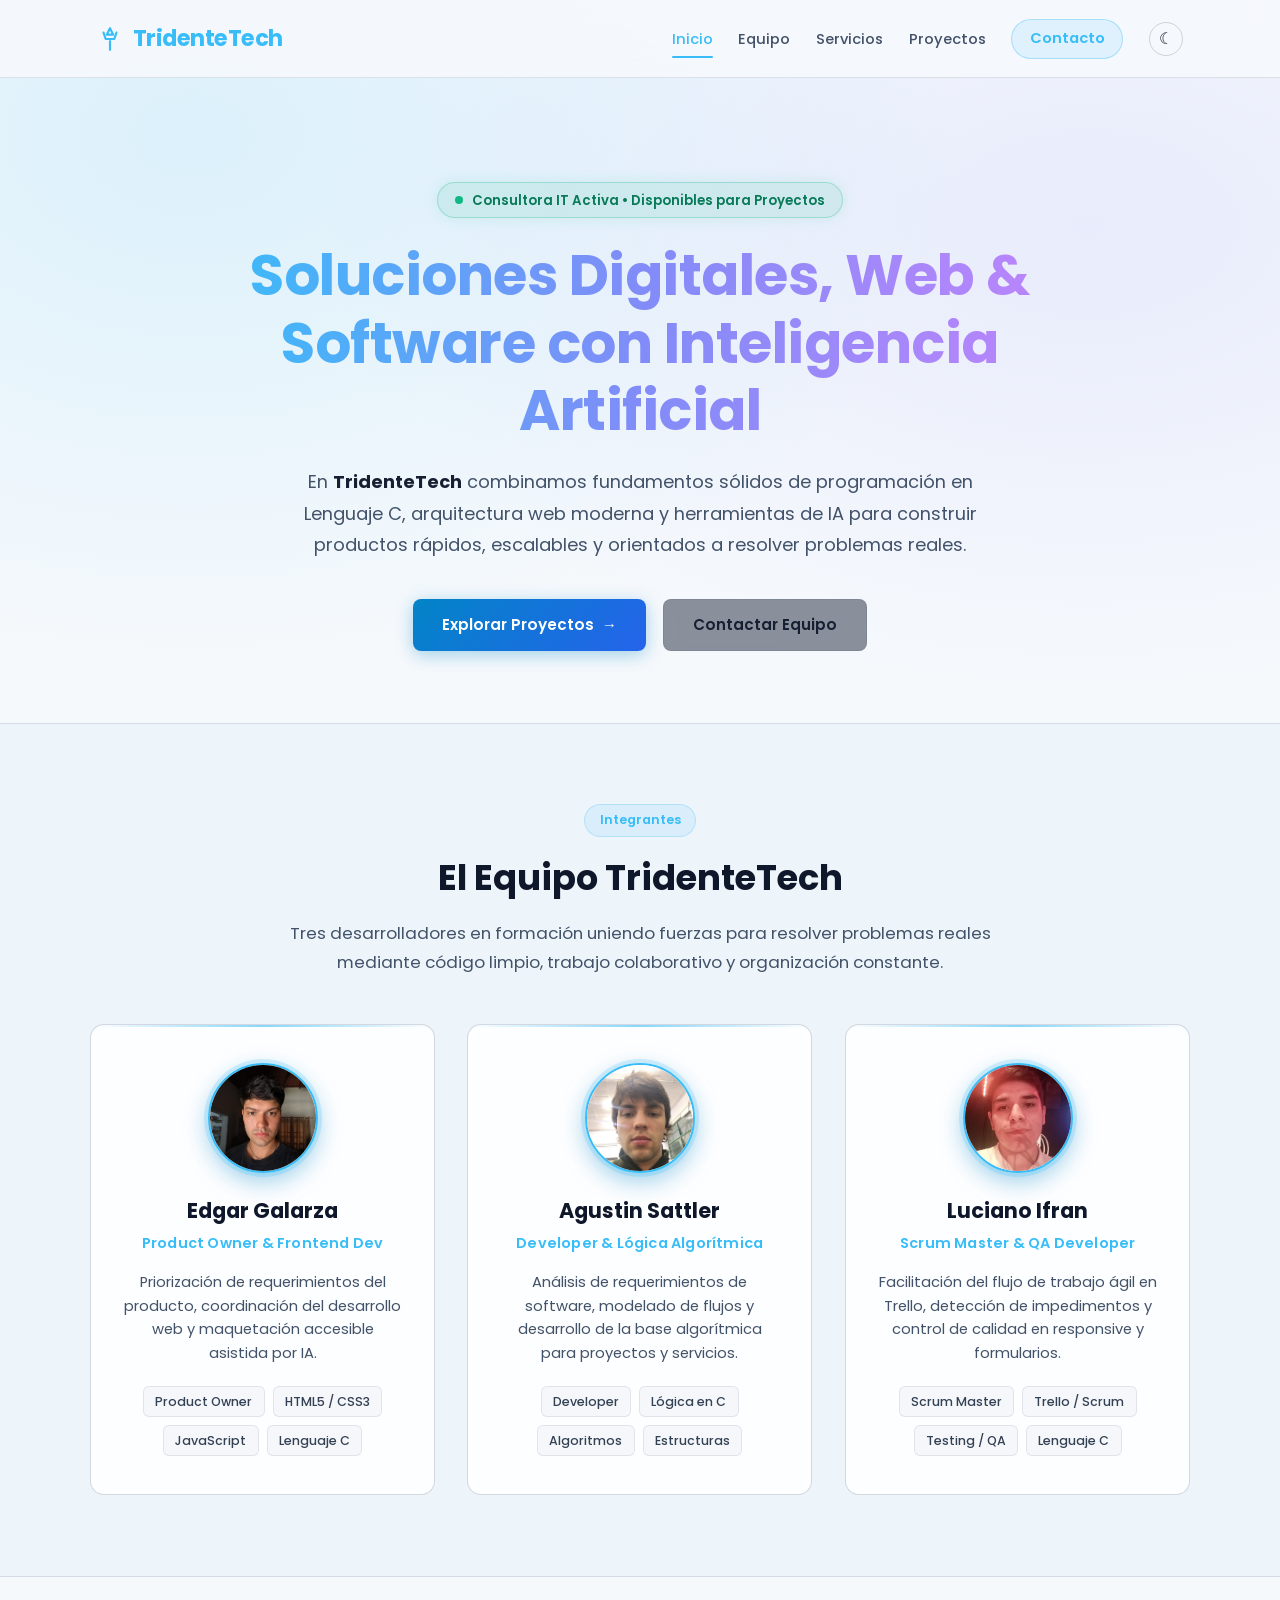
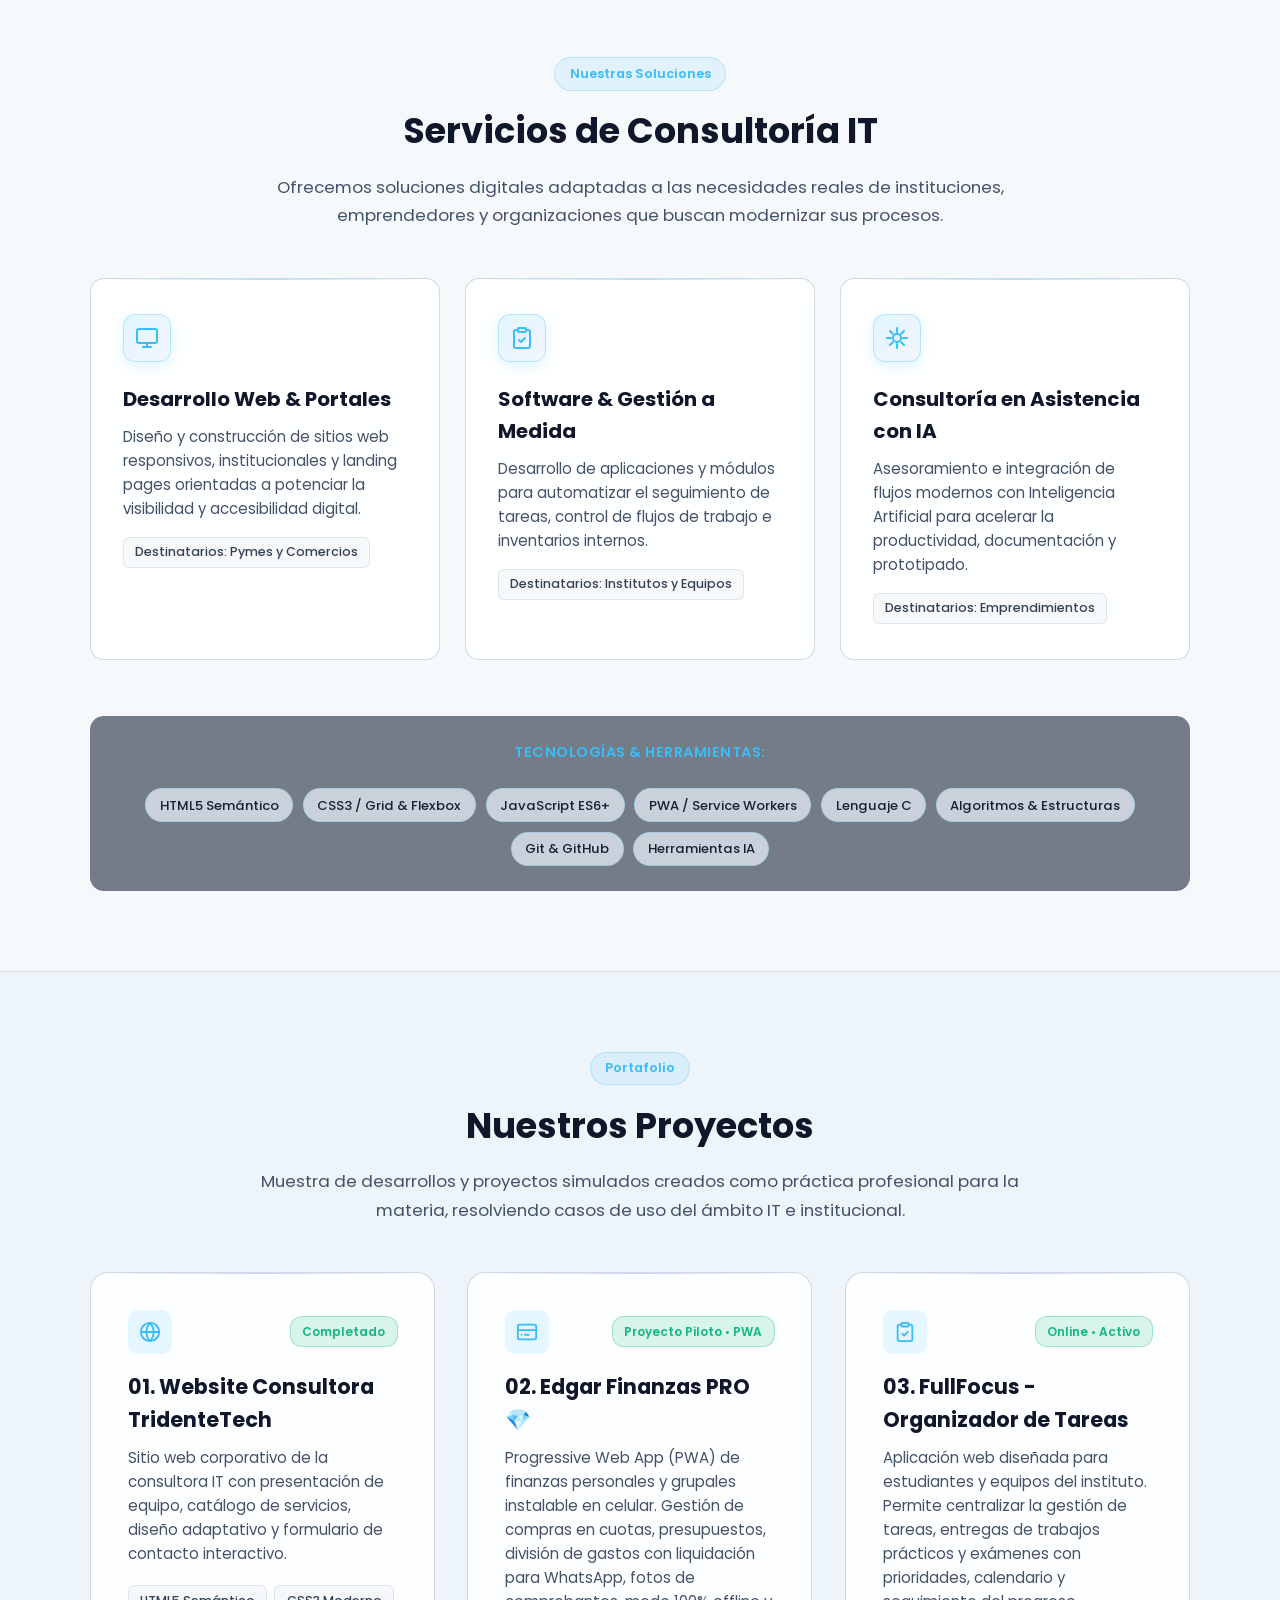
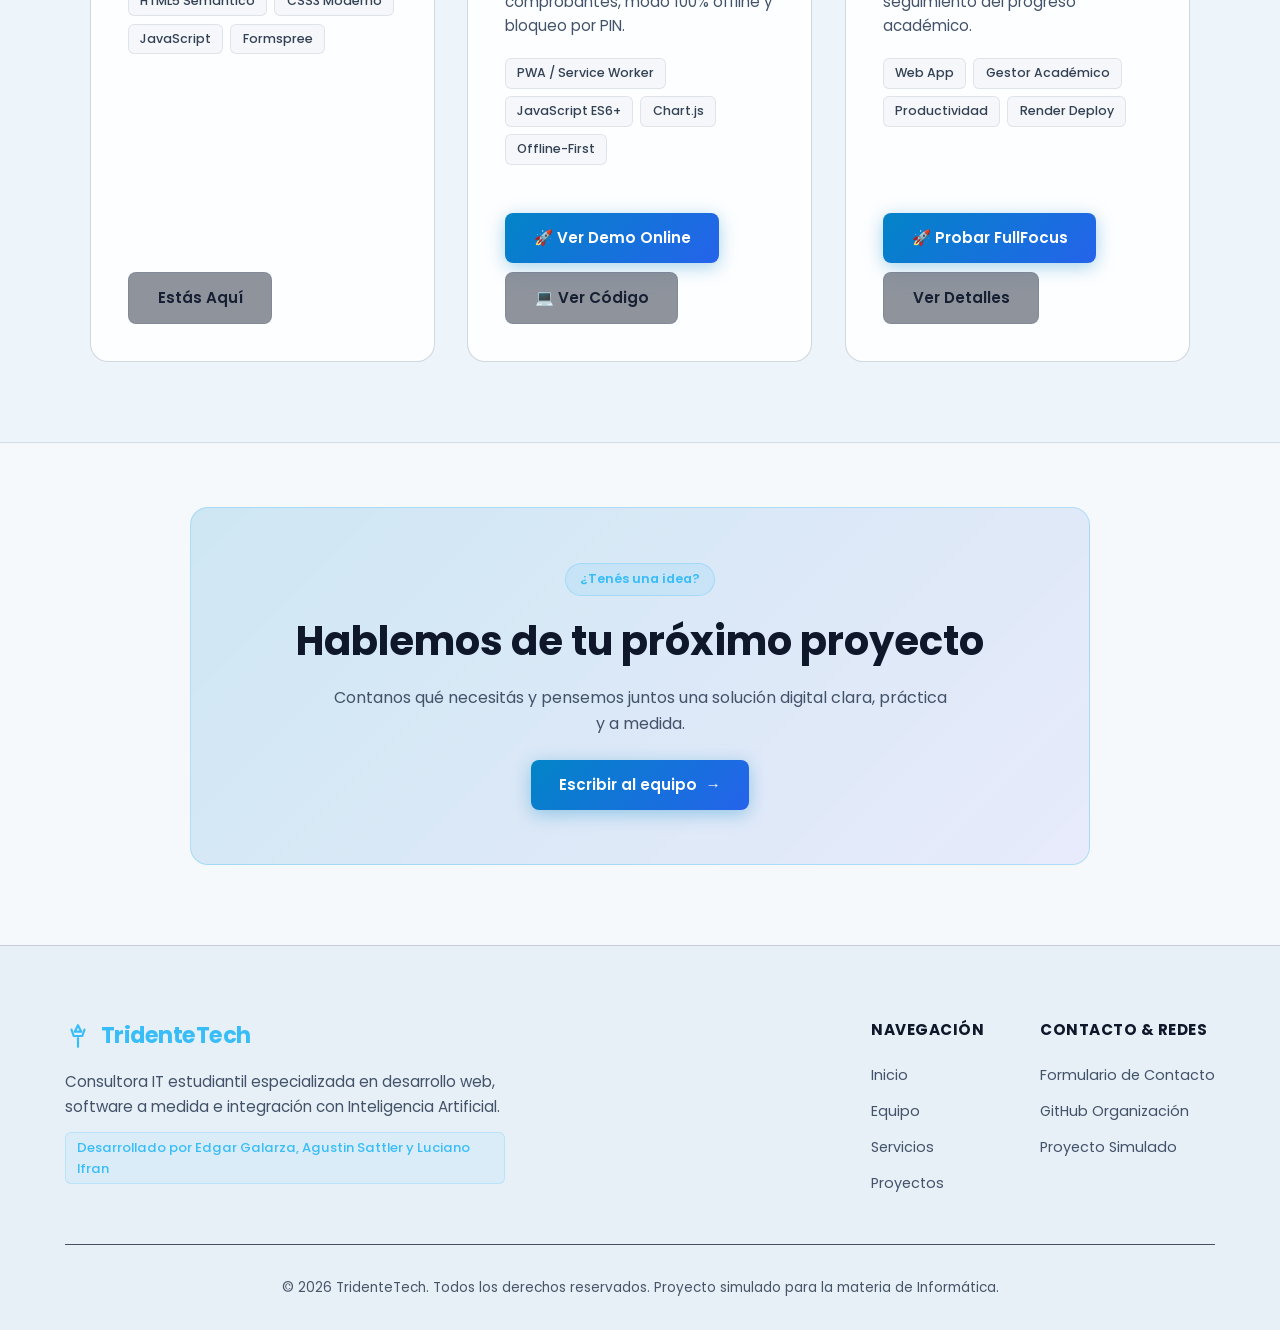
<file: index.html>
<!DOCTYPE html>
<html lang="es">
<head>
    <meta charset="UTF-8">
    <meta name="viewport" content="width=device-width, initial-scale=1.0">
    <meta name="description" content="TridenteTech - Consultora IT y desarrollo de software por Edgar Galarza, Agustin Sattler y Luciano Ifran. Soluciones web, PWA y lógica de software con IA.">
    <title>TridenteTech | Consultora IT & Desarrollo de Software</title>
    <!-- Favicon en formato SVG -->
    <link rel="icon" type="image/svg+xml" href="data:image/svg+xml,%3Csvg xmlns='http://www.w3.org/2000/svg' viewBox='0 0 24 24' fill='none' stroke='%2338bdf8' stroke-width='2' stroke-linecap='round' stroke-linejoin='round'%3E%3Cpolygon points='12 2 15 8 9 8 12 2'/%3E%3Cpath d='M6 6l2 6h8l2-6'/%3E%3Cpath d='M12 14v8'/%3E%3C/svg%3E">
    <link rel="stylesheet" href="css/styles.css">
</head>
<body>
    <a class="skip-link" href="#inicio">Saltar al contenido principal</a>

    <!-- 1. Encabezado y Navegación -->
    <header>
        <nav>
            <a href="#inicio" class="logo">
                <svg class="logo-icon" viewBox="0 0 24 24" fill="none" stroke="currentColor" stroke-width="2" stroke-linecap="round" stroke-linejoin="round" aria-hidden="true">
                    <polygon points="12 2 15 8 9 8 12 2"/>
                    <path d="M6 6l2 6h8l2-6"/>
                    <path d="M12 14v8"/>
                </svg>
                <span>TridenteTech</span>
            </a>
            <button class="menu-toggle" type="button" aria-expanded="false" aria-controls="main-menu" aria-label="Abrir menú de navegación">
                <span></span><span></span><span></span>
            </button>
            <ul id="main-menu">
                <li><a href="#inicio" class="nav-link active">Inicio</a></li>
                <li><a href="#equipo" class="nav-link">Equipo</a></li>
                <li><a href="#servicios" class="nav-link">Servicios</a></li>
                <li><a href="#proyectos" class="nav-link">Proyectos</a></li>
                <li><a href="contacto.html" class="nav-btn">Contacto</a></li>
                <li><button class="theme-toggle" type="button" aria-label="Cambiar tema" title="Cambiar tema">☀</button></li>
            </ul>
        </nav>
    </header>

    <!-- 2. Hero Section -->
    <section id="inicio">
        <div class="status-indicator-badge">
            <span class="status-pulse-dot"></span>
            <span>Consultora IT Activa • Disponibles para Proyectos</span>
        </div>
        <h1>Soluciones Digitales, Web & Software con Inteligencia Artificial</h1>
        <p>
            En <strong>TridenteTech</strong> combinamos fundamentos sólidos de programación en Lenguaje C, arquitectura web moderna y herramientas de IA para construir productos rápidos, escalables y orientados a resolver problemas reales.
        </p>
        <div class="hero-actions">
            <a href="#proyectos" class="btn">Explorar Proyectos <span class="btn-arrow">→</span></a>
            <a href="contacto.html" class="btn btn-secondary">Contactar Equipo</a>
        </div>
    </section>

    <!-- 3. Sección del Equipo (Los 3 Integrantes) -->
    <section id="equipo" class="section-wrapper alt-bg">
        <div class="container">
            <div class="section-header">
                <span class="badge">Integrantes</span>
                <h2>El Equipo TridenteTech</h2>
                <p>
                    Tres desarrolladores en formación uniendo fuerzas para resolver problemas reales mediante código limpio, trabajo colaborativo y organización constante.
                </p>
            </div>

            <div class="team-grid">
                <!-- Integrante 1: Edgar Galarza -->
                <div class="team-card">
                    <img src="img/edgar.jpg" alt="Foto de Edgar Galarza" class="member-avatar">
                    <h3>Edgar Galarza</h3>
                    <div class="member-role">Product Owner & Frontend Dev</div>
                    <p class="member-bio">
                        Priorización de requerimientos del producto, coordinación del desarrollo web y maquetación accesible asistida por IA.
                    </p>
                    <div class="member-tags">
                        <span class="tech-tag">Product Owner</span>
                        <span class="tech-tag">HTML5 / CSS3</span>
                        <span class="tech-tag">JavaScript</span>
                        <span class="tech-tag">Lenguaje C</span>
                    </div>
                </div>

                <!-- Integrante 2: Agustin Sattler -->
                <div class="team-card">
                    <img src="img/agustin.jpg" alt="Foto de Agustin Sattler" class="member-avatar">
                    <h3>Agustin Sattler</h3>
                    <div class="member-role">Developer & Lógica Algorítmica</div>
                    <p class="member-bio">
                        Análisis de requerimientos de software, modelado de flujos y desarrollo de la base algorítmica para proyectos y servicios.
                    </p>
                    <div class="member-tags">
                        <span class="tech-tag">Developer</span>
                        <span class="tech-tag">Lógica en C</span>
                        <span class="tech-tag">Algoritmos</span>
                        <span class="tech-tag">Estructuras</span>
                    </div>
                </div>

                <!-- Integrante 3: Luciano Ifran -->
                <div class="team-card">
                    <img src="img/luciano.jpg" alt="Foto de Luciano Ifran" class="member-avatar">
                    <h3>Luciano Ifran</h3>
                    <div class="member-role">Scrum Master & QA Developer</div>
                    <p class="member-bio">
                        Facilitación del flujo de trabajo ágil en Trello, detección de impedimentos y control de calidad en responsive y formularios.
                    </p>
                    <div class="member-tags">
                        <span class="tech-tag">Scrum Master</span>
                        <span class="tech-tag">Trello / Scrum</span>
                        <span class="tech-tag">Testing / QA</span>
                        <span class="tech-tag">Lenguaje C</span>
                    </div>
                </div>
            </div>
        </div>
    </section>

    <!-- 4. Servicios de la Consultora IT -->
    <section id="servicios" class="section-wrapper">
        <div class="container">
            <div class="section-header">
                <span class="badge">Nuestras Soluciones</span>
                <h2>Servicios de Consultoría IT</h2>
                <p>
                    Ofrecemos soluciones digitales adaptadas a las necesidades reales de instituciones, emprendedores y organizaciones que buscan modernizar sus procesos.
                </p>
            </div>

            <div class="skills-grid">
                <div class="skill-card">
                    <div class="skill-icon-box" aria-hidden="true">
                        <svg viewBox="0 0 24 24" fill="none" stroke="currentColor" stroke-width="2" stroke-linecap="round" stroke-linejoin="round">
                            <rect x="2" y="3" width="20" height="14" rx="2" ry="2"/>
                            <line x1="8" y1="21" x2="16" y2="21"/>
                            <line x1="12" y1="17" x2="12" y2="21"/>
                        </svg>
                    </div>
                    <h3>Desarrollo Web & Portales</h3>
                    <p>Diseño y construcción de sitios web responsivos, institucionales y landing pages orientadas a potenciar la visibilidad y accesibilidad digital.</p>
                    <div class="member-tags" style="margin-top: 1rem; justify-content: flex-start;">
                        <span class="tech-tag">Destinatarios: Pymes y Comercios</span>
                    </div>
                </div>

                <div class="skill-card">
                    <div class="skill-icon-box" aria-hidden="true">
                        <svg viewBox="0 0 24 24" fill="none" stroke="currentColor" stroke-width="2" stroke-linecap="round" stroke-linejoin="round">
                            <path d="M16 4h2a2 2 0 0 1 2 2v14a2 2 0 0 1-2 2H6a2 2 0 0 1-2-2V6a2 2 0 0 1 2-2h2"/>
                            <rect x="8" y="2" width="8" height="4" rx="1" ry="1"/>
                            <path d="m9 14 2 2 4-4"/>
                        </svg>
                    </div>
                    <h3>Software & Gestión a Medida</h3>
                    <p>Desarrollo de aplicaciones y módulos para automatizar el seguimiento de tareas, control de flujos de trabajo e inventarios internos.</p>
                    <div class="member-tags" style="margin-top: 1rem; justify-content: flex-start;">
                        <span class="tech-tag">Destinatarios: Institutos y Equipos</span>
                    </div>
                </div>

                <div class="skill-card">
                    <div class="skill-icon-box" aria-hidden="true">
                        <svg viewBox="0 0 24 24" fill="none" stroke="currentColor" stroke-width="2" stroke-linecap="round" stroke-linejoin="round">
                            <path d="M12 2v4M12 18v4M4.93 4.93l2.83 2.83M16.24 16.24l2.83 2.83M2 12h4M18 12h4M4.93 19.07l2.83-2.83M16.24 7.76l2.83-2.83"/>
                            <circle cx="12" cy="12" r="4"/>
                        </svg>
                    </div>
                    <h3>Consultoría en Asistencia con IA</h3>
                    <p>Asesoramiento e integración de flujos modernos con Inteligencia Artificial para acelerar la productividad, documentación y prototipado.</p>
                    <div class="member-tags" style="margin-top: 1rem; justify-content: flex-start;">
                        <span class="tech-tag">Destinatarios: Emprendimientos</span>
                    </div>
                </div>
            </div>

            <!-- Barra de Stack Tecnológico -->
            <div class="tech-stack-strip">
                <span class="tech-strip-label">Tecnologías & Herramientas:</span>
                <div class="tech-strip-badges">
                    <span class="tech-strip-pill">HTML5 Semántico</span>
                    <span class="tech-strip-pill">CSS3 / Grid & Flexbox</span>
                    <span class="tech-strip-pill">JavaScript ES6+</span>
                    <span class="tech-strip-pill">PWA / Service Workers</span>
                    <span class="tech-strip-pill">Lenguaje C</span>
                    <span class="tech-strip-pill">Algoritmos & Estructuras</span>
                    <span class="tech-strip-pill">Git & GitHub</span>
                    <span class="tech-strip-pill">Herramientas IA</span>
                </div>
            </div>
        </div>
    </section>

    <!-- 5. Portafolio de Proyectos -->
    <section id="proyectos" class="section-wrapper alt-bg">
        <div class="container">
            <div class="section-header">
                <span class="badge">Portafolio</span>
                <h2>Nuestros Proyectos</h2>
                <p>
                    Muestra de desarrollos y proyectos simulados creados como práctica profesional para la materia, resolviendo casos de uso del ámbito IT e institucional.
                </p>
            </div>

            <div class="projects-grid">
                <!-- Proyecto 1: Web Portafolio -->
                <div class="project-card">
                    <div class="project-top">
                        <div class="project-header-row">
                            <div class="project-icon-box" aria-hidden="true">
                                <svg viewBox="0 0 24 24" fill="none" stroke="currentColor" stroke-width="2" stroke-linecap="round" stroke-linejoin="round">
                                    <circle cx="12" cy="12" r="10"/>
                                    <line x1="2" y1="12" x2="22" y2="12"/>
                                    <path d="M12 2a15.3 15.3 0 0 1 4 10 15.3 15.3 0 0 1-4 10 15.3 15.3 0 0 1-4-10 15.3 15.3 0 0 1 4-10z"/>
                                </svg>
                            </div>
                            <span class="status-badge status-done">Completado</span>
                        </div>
                        <h3>01. Website Consultora TridenteTech</h3>
                        <p>
                            Sitio web corporativo de la consultora IT con presentación de equipo, catálogo de servicios, diseño adaptativo y formulario de contacto interactivo.
                        </p>
                        <div class="project-tech-stack">
                            <span class="tech-tag">HTML5 Semántico</span>
                            <span class="tech-tag">CSS3 Moderno</span>
                            <span class="tech-tag">JavaScript</span>
                            <span class="tech-tag">Formspree</span>
                        </div>
                    </div>
                    <div class="project-footer">
                        <a href="#inicio" class="btn btn-secondary">Estás Aquí</a>
                    </div>
                </div>

                <!-- Proyecto 2: Edgar Finanzas PRO (PWA Piloto) -->
                <div class="project-card">
                    <div class="project-top">
                        <div class="project-header-row">
                            <div class="project-icon-box" aria-hidden="true">
                                <svg viewBox="0 0 24 24" fill="none" stroke="currentColor" stroke-width="2" stroke-linecap="round" stroke-linejoin="round">
                                    <rect x="2" y="4" width="20" height="16" rx="2"/>
                                    <line x1="2" y1="10" x2="22" y2="10"/>
                                    <line x1="6" y1="15" x2="6.01" y2="15"/>
                                    <line x1="10" y1="15" x2="14" y2="15"/>
                                </svg>
                            </div>
                            <span class="status-badge status-done">Proyecto Piloto • PWA</span>
                        </div>
                        <h3>02. Edgar Finanzas PRO 💎</h3>
                        <p>
                            Progressive Web App (PWA) de finanzas personales y grupales instalable en celular. Gestión de compras en cuotas, presupuestos, división de gastos con liquidación para WhatsApp, fotos de comprobantes, modo 100% offline y bloqueo por PIN.
                        </p>
                        <div class="project-tech-stack">
                            <span class="tech-tag">PWA / Service Worker</span>
                            <span class="tech-tag">JavaScript ES6+</span>
                            <span class="tech-tag">Chart.js</span>
                            <span class="tech-tag">Offline-First</span>
                        </div>
                    </div>
                    <div class="project-footer" style="flex-wrap: wrap; gap: 0.6rem;">
                        <a href="https://galarzaedgardotsds.github.io/AppGastos/" target="_blank" rel="noopener noreferrer" class="btn">🚀 Ver Demo Online</a>
                        <a href="https://github.com/galarzaedgardotsds/AppGastos" target="_blank" rel="noopener noreferrer" class="btn btn-secondary">💻 Ver Código</a>
                    </div>
                </div>

                <!-- Proyecto 3: FullFocus (Organizador de Tareas) -->
                <div class="project-card">
                    <div class="project-top">
                        <div class="project-header-row">
                            <div class="project-icon-box" aria-hidden="true">
                                <svg viewBox="0 0 24 24" fill="none" stroke="currentColor" stroke-width="2" stroke-linecap="round" stroke-linejoin="round">
                                    <path d="M16 4h2a2 2 0 0 1 2 2v14a2 2 0 0 1-2 2H6a2 2 0 0 1-2-2V6a2 2 0 0 1 2-2h2"/>
                                    <rect x="8" y="2" width="8" height="4" rx="1" ry="1"/>
                                    <path d="m9 14 2 2 4-4"/>
                                </svg>
                            </div>
                            <span class="status-badge status-done">Online • Activo</span>
                        </div>
                        <h3>03. FullFocus - Organizador de Tareas</h3>
                        <p>
                            Aplicación web diseñada para estudiantes y equipos del instituto. Permite centralizar la gestión de tareas, entregas de trabajos prácticos y exámenes con prioridades, calendario y seguimiento del progreso académico.
                        </p>
                        <div class="project-tech-stack">
                            <span class="tech-tag">Web App</span>
                            <span class="tech-tag">Gestor Académico</span>
                            <span class="tech-tag">Productividad</span>
                            <span class="tech-tag">Render Deploy</span>
                        </div>
                    </div>
                    <div class="project-footer" style="flex-wrap: wrap; gap: 0.6rem;">
                        <a href="https://fullfocus.onrender.com/#" target="_blank" rel="noopener noreferrer" class="btn">🚀 Probar FullFocus</a>
                        <a href="proyecto.html" class="btn btn-secondary">Ver Detalles</a>
                    </div>
                </div>
            </div>
        </div>
    </section>

    <section class="section-wrapper cta-section" aria-labelledby="cta-title">
        <div class="container cta-panel">
            <span class="badge">¿Tenés una idea?</span>
            <h2 id="cta-title">Hablemos de tu próximo proyecto</h2>
            <p>Contanos qué necesitás y pensemos juntos una solución digital clara, práctica y a medida.</p>
            <a href="contacto.html" class="btn">Escribir al equipo <span class="btn-arrow">→</span></a>
        </div>
    </section>

    <!-- 6. Pie de Página Profesional -->
    <footer class="site-footer">
        <div class="footer-container">
            <div class="footer-brand">
                <a href="#inicio" class="logo">
                    <svg class="logo-icon" viewBox="0 0 24 24" fill="none" stroke="currentColor" stroke-width="2" stroke-linecap="round" stroke-linejoin="round" aria-hidden="true">
                        <polygon points="12 2 15 8 9 8 12 2"/>
                        <path d="M6 6l2 6h8l2-6"/>
                        <path d="M12 14v8"/>
                    </svg>
                    <span>TridenteTech</span>
                </a>
                <p class="footer-tagline">Consultora IT estudiantil especializada en desarrollo web, software a medida e integración con Inteligencia Artificial.</p>
                <span class="footer-author">Desarrollado por Edgar Galarza, Agustin Sattler y Luciano Ifran</span>
            </div>

            <div class="footer-links-group">
                <div class="footer-col">
                    <h4>Navegación</h4>
                    <ul>
                        <li><a href="#inicio">Inicio</a></li>
                        <li><a href="#equipo">Equipo</a></li>
                        <li><a href="#servicios">Servicios</a></li>
                        <li><a href="#proyectos">Proyectos</a></li>
                    </ul>
                </div>

                <div class="footer-col">
                    <h4>Contacto & Redes</h4>
                    <ul>
                        <li><a href="contacto.html">Formulario de Contacto</a></li>
                        <li><a href="https://github.com/galarzaedgardotsds" target="_blank" rel="noopener noreferrer">GitHub Organización</a></li>
                        <li><a href="proyecto.html">Proyecto Simulado</a></li>
                    </ul>
                </div>
            </div>
        </div>

        <div class="footer-bottom">
            <p>&copy; 2026 TridenteTech. Todos los derechos reservados. Proyecto simulado para la materia de Informática.</p>
        </div>
    </footer>

    <!-- Script de interactividad -->
    <script src="js/main.js"></script>
</body>
</html>
</file>
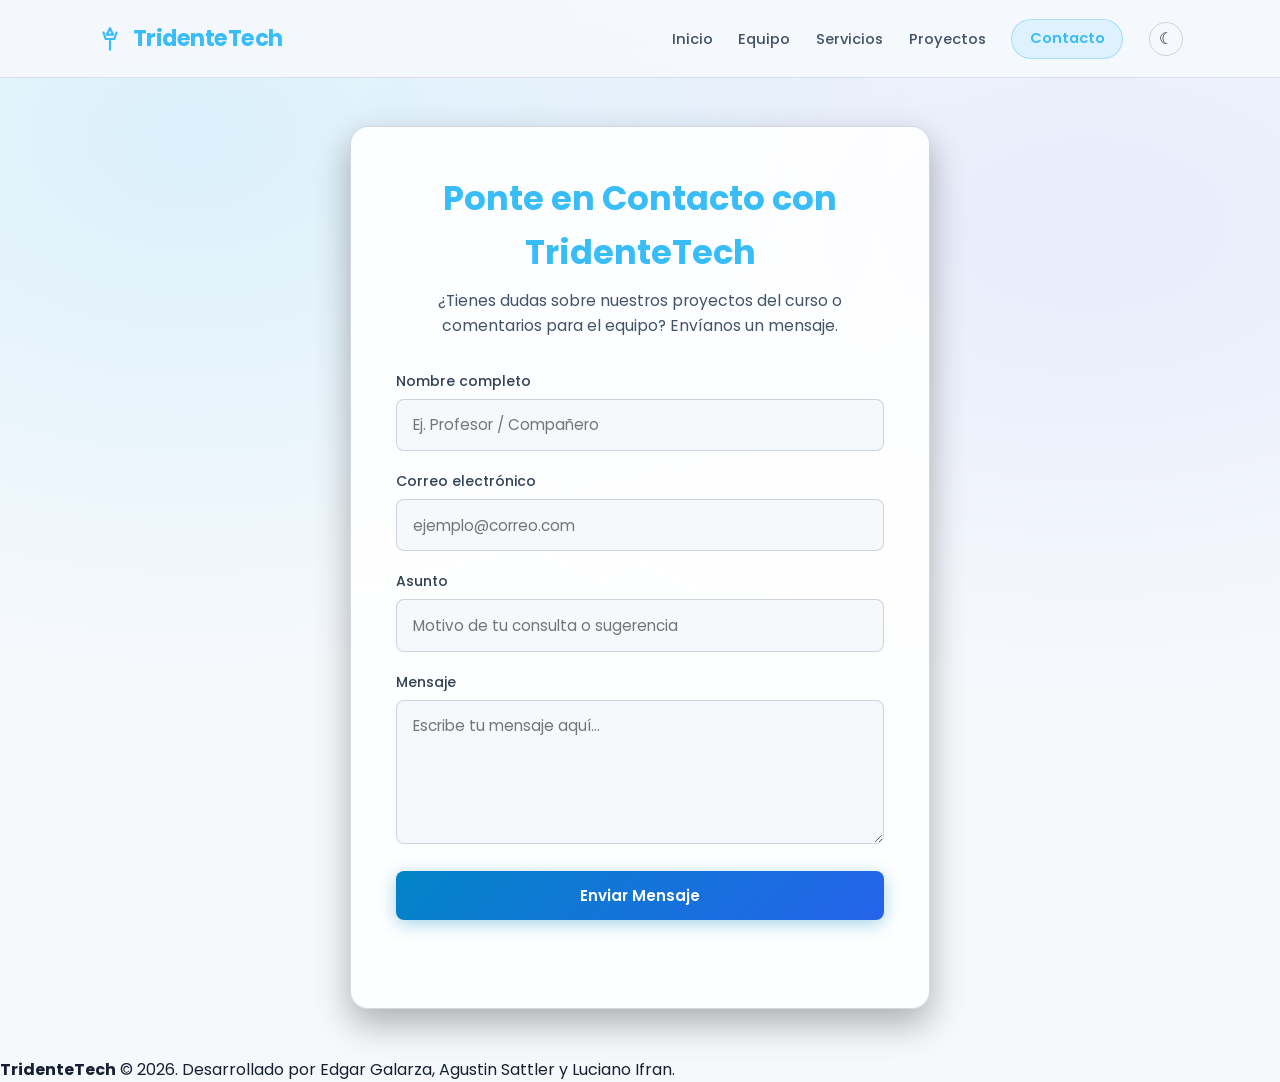
<file: contacto.html>
<!DOCTYPE html>
<html lang="es">
<head>
    <meta charset="UTF-8">
    <meta name="viewport" content="width=device-width, initial-scale=1.0">
    <meta name="description" content="Contáctate con el equipo TridenteTech (Edgar Galarza, Agustin Sattler, Luciano Ifran).">
    <title>Contacto | TridenteTech</title>
    <!-- Favicon SVG -->
    <link rel="icon" type="image/svg+xml" href="data:image/svg+xml,%3Csvg xmlns='http://www.w3.org/2000/svg' viewBox='0 0 24 24' fill='none' stroke='%2338bdf8' stroke-width='2' stroke-linecap='round' stroke-linejoin='round'%3E%3Cpolygon points='12 2 15 8 9 8 12 2'/%3E%3Cpath d='M6 6l2 6h8l2-6'/%3E%3Cpath d='M12 14v8'/%3E%3C/svg%3E">
    <link rel="stylesheet" href="css/styles.css">
</head>
<body class="page-contacto">
    <a class="skip-link" href="#contacto">Saltar al formulario</a>

    <!-- 1. Encabezado y Navegación -->
    <header>
        <nav>
            <a href="index.html#inicio" class="logo">
                <svg class="logo-icon" viewBox="0 0 24 24" fill="none" stroke="currentColor" stroke-width="2" stroke-linecap="round" stroke-linejoin="round" aria-hidden="true">
                    <polygon points="12 2 15 8 9 8 12 2"/>
                    <path d="M6 6l2 6h8l2-6"/>
                    <path d="M12 14v8"/>
                </svg>
                <span>TridenteTech</span>
            </a>
            <button class="menu-toggle" type="button" aria-expanded="false" aria-controls="main-menu" aria-label="Abrir menú de navegación">
                <span></span><span></span><span></span>
            </button>
            <ul id="main-menu">
                <li><a href="index.html#inicio" class="nav-link">Inicio</a></li>
                <li><a href="index.html#equipo" class="nav-link">Equipo</a></li>
                <li><a href="index.html#servicios" class="nav-link">Servicios</a></li>
                <li><a href="index.html#proyectos" class="nav-link">Proyectos</a></li>
                <li><a href="contacto.html" class="nav-btn active">Contacto</a></li>
                <li><button class="theme-toggle" type="button" aria-label="Cambiar tema" title="Cambiar tema">☀</button></li>
            </ul>
        </nav>
    </header>

    <!-- 2. Formulario de Contacto Accesible -->
    <main class="contacto-container">
        <section id="contacto">
            <h2>Ponte en Contacto con TridenteTech</h2>
            <p>¿Tienes dudas sobre nuestros proyectos del curso o comentarios para el equipo? Envíanos un mensaje.</p>
            
            <form class="contact-form" action="https://formspree.io/f/xljgnrnn" method="POST" novalidate>
                <div class="form-group">
                    <label for="nombre">Nombre completo</label>
                    <input type="text" id="nombre" name="nombre" placeholder="Ej. Profesor / Compañero" required>
                </div>

                <div class="form-group">
                    <label for="email">Correo electrónico</label>
                    <input type="email" id="email" name="email" placeholder="ejemplo@correo.com" required>
                </div>

                <div class="form-group">
                    <label for="asunto">Asunto</label>
                    <input type="text" id="asunto" name="asunto" placeholder="Motivo de tu consulta o sugerencia" required>
                </div>

                <div class="form-group">
                    <label for="mensaje">Mensaje</label>
                    <textarea id="mensaje" name="mensaje" placeholder="Escribe tu mensaje aquí..." rows="5" required></textarea>
                </div>

                <button type="submit" class="btn">Enviar Mensaje</button>
                <p class="form-status" role="status" aria-live="polite"></p>
            </form>
        </section>
    </main>

    <!-- 3. Pie de página -->
    <footer>
        <p><strong>TridenteTech</strong> &copy; 2026. Desarrollado por Edgar Galarza, Agustin Sattler y Luciano Ifran.</p>
    </footer>

    <script src="js/main.js"></script>
</body>
</html>
</file>
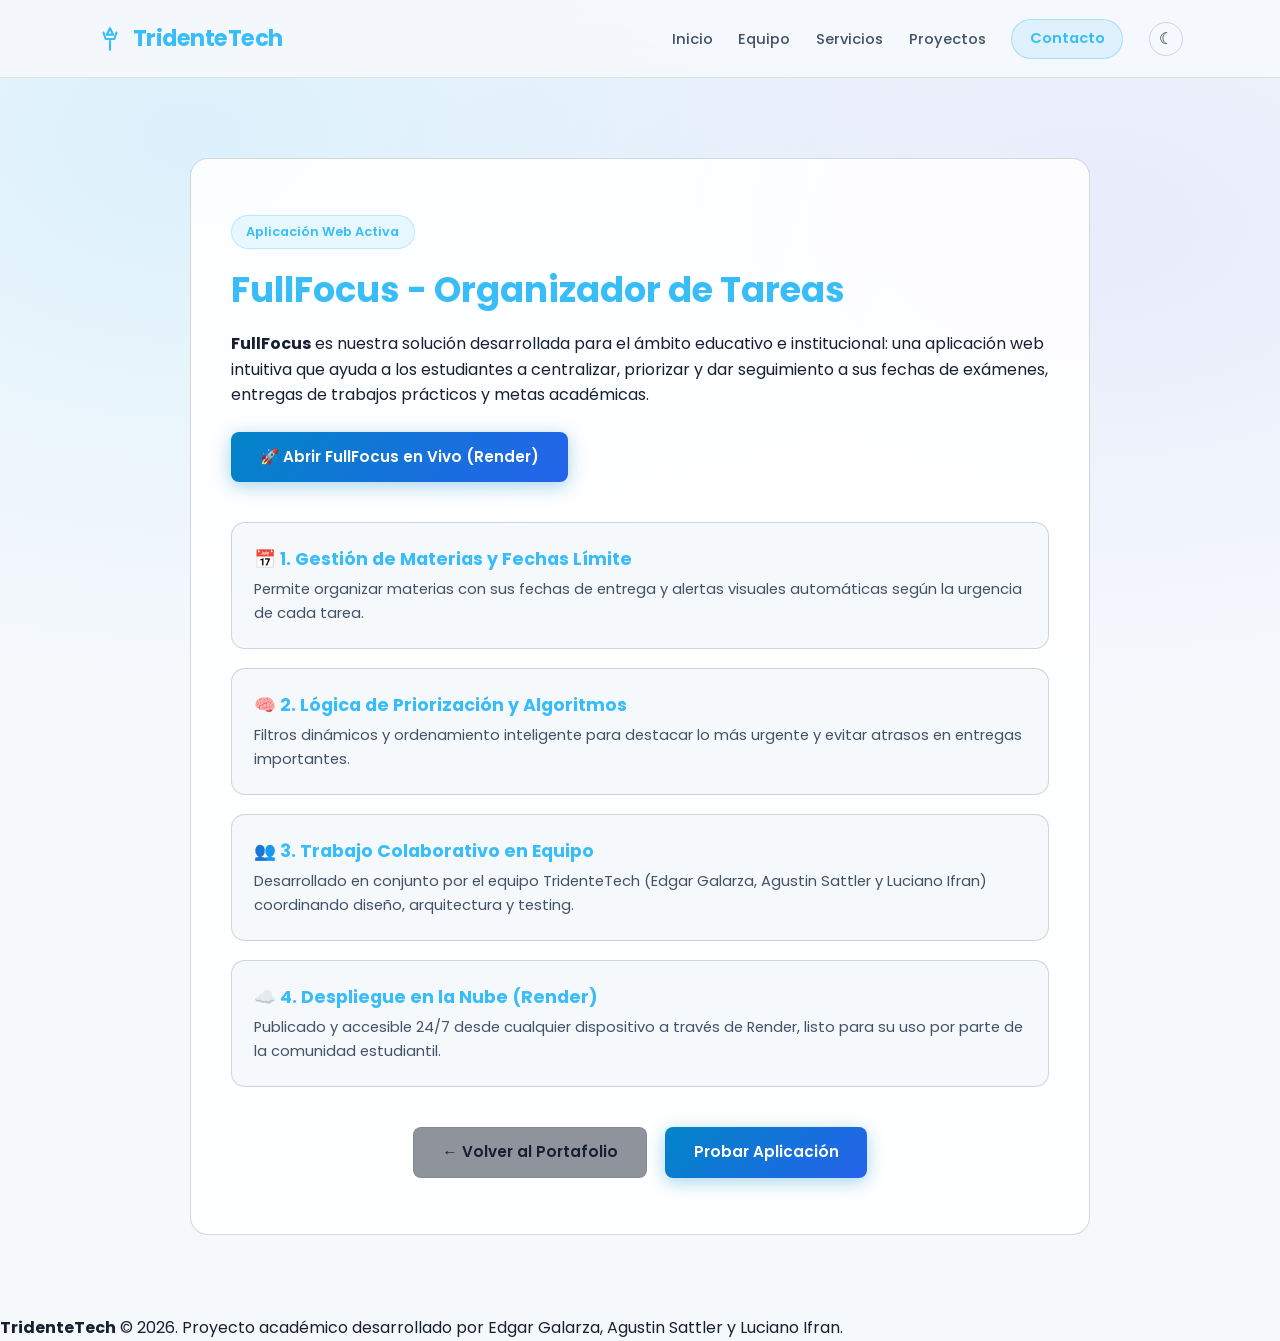
<file: proyecto.html>
<!DOCTYPE html>
<html lang="es">
<head>
    <meta charset="UTF-8">
    <meta name="viewport" content="width=device-width, initial-scale=1.0">
    <meta name="description" content="FullFocus - Organizador de Tareas Académicas desarrollado por TridenteTech.">
    <title>FullFocus | Organizador de Tareas | TridenteTech</title>
    <!-- Favicon SVG -->
    <link rel="icon" type="image/svg+xml" href="data:image/svg+xml,%3Csvg xmlns='http://www.w3.org/2000/svg' viewBox='0 0 24 24' fill='none' stroke='%2338bdf8' stroke-width='2' stroke-linecap='round' stroke-linejoin='round'%3E%3Cpolygon points='12 2 15 8 9 8 12 2'/%3E%3Cpath d='M6 6l2 6h8l2-6'/%3E%3Cpath d='M12 14v8'/%3E%3C/svg%3E">
    <link rel="stylesheet" href="css/styles.css">
</head>
<body class="page-subpage">
    <a class="skip-link" href="#contenido">Saltar al contenido principal</a>

    <!-- 1. Encabezado y Navegación -->
    <header>
        <nav>
            <a href="index.html#inicio" class="logo">
                <svg class="logo-icon" viewBox="0 0 24 24" fill="none" stroke="currentColor" stroke-width="2" stroke-linecap="round" stroke-linejoin="round" aria-hidden="true">
                    <polygon points="12 2 15 8 9 8 12 2"/>
                    <path d="M6 6l2 6h8l2-6"/>
                    <path d="M12 14v8"/>
                </svg>
                <span>TridenteTech</span>
            </a>
            <button class="menu-toggle" type="button" aria-expanded="false" aria-controls="main-menu" aria-label="Abrir menú de navegación">
                <span></span><span></span><span></span>
            </button>
            <ul id="main-menu">
                <li><a href="index.html#inicio" class="nav-link">Inicio</a></li>
                <li><a href="index.html#equipo" class="nav-link">Equipo</a></li>
                <li><a href="index.html#servicios" class="nav-link">Servicios</a></li>
                <li><a href="index.html#proyectos" class="nav-link">Proyectos</a></li>
                <li><a href="contacto.html" class="nav-btn">Contacto</a></li>
                <li><button class="theme-toggle" type="button" aria-label="Cambiar tema" title="Cambiar tema">☀</button></li>
            </ul>
        </nav>
    </header>

    <!-- 2. Detalle del Proyecto: Organizador de Tareas -->
    <main class="subpage-container">
        <section id="contenido" class="proyecto-detail">
            <span class="badge">Aplicación Web Activa</span>
            <h1>FullFocus - Organizador de Tareas</h1>
            <p>
                <strong>FullFocus</strong> es nuestra solución desarrollada para el ámbito educativo e institucional: una aplicación web intuitiva que ayuda a los estudiantes a centralizar, priorizar y dar seguimiento a sus fechas de exámenes, entregas de trabajos prácticos y metas académicas.
            </p>

            <div style="margin: 1.5rem 0 2rem 0;">
                <a href="https://fullfocus.onrender.com/#" target="_blank" rel="noopener noreferrer" class="btn">🚀 Abrir FullFocus en Vivo (Render)</a>
            </div>

            <!-- Hoja de Ruta / Funcionalidades Planificadas -->
            <div class="project-roadmap">
                <div class="roadmap-item">
                    <h3>📅 1. Gestión de Materias y Fechas Límite</h3>
                    <p>Permite organizar materias con sus fechas de entrega y alertas visuales automáticas según la urgencia de cada tarea.</p>
                </div>

                <div class="roadmap-item">
                    <h3>🧠 2. Lógica de Priorización y Algoritmos</h3>
                    <p>Filtros dinámicos y ordenamiento inteligente para destacar lo más urgente y evitar atrasos en entregas importantes.</p>
                </div>

                <div class="roadmap-item">
                    <h3>👥 3. Trabajo Colaborativo en Equipo</h3>
                    <p>Desarrollado en conjunto por el equipo TridenteTech (Edgar Galarza, Agustin Sattler y Luciano Ifran) coordinando diseño, arquitectura y testing.</p>
                </div>

                <div class="roadmap-item">
                    <h3>☁️ 4. Despliegue en la Nube (Render)</h3>
                    <p>Publicado y accesible 24/7 desde cualquier dispositivo a través de Render, listo para su uso por parte de la comunidad estudiantil.</p>
                </div>
            </div>

            <div class="hero-actions">
                <a href="index.html#proyectos" class="btn btn-secondary">← Volver al Portafolio</a>
                <a href="https://fullfocus.onrender.com/#" target="_blank" rel="noopener noreferrer" class="btn">Probar Aplicación</a>
            </div>
        </section>
    </main>

    <!-- 3. Pie de Página -->
    <footer>
        <p><strong>TridenteTech</strong> &copy; 2026. Proyecto académico desarrollado por Edgar Galarza, Agustin Sattler y Luciano Ifran.</p>
    </footer>

    <script src="js/main.js"></script>
</body>
</html>
</file>
<file: css/styles.css>
/* ===================================================
   TridenteTech - Hoja de Estilos Principal
   Equipo: Edgar Galarza, Agustin Sattler, Luciano Ifran
   =================================================== */

/* Importar tipografía moderna Poppins */
@import url('https://fonts.googleapis.com/css2?family=Poppins:wght@300;400;500;600;700&display=swap');

/* Variables globales de diseño */
:root {
    --bg-main: #0b1120;
    --bg-card: rgba(30, 41, 59, 0.7);
    --bg-card-hover: rgba(36, 50, 71, 0.85);
    --bg-alt: #080d19;
    --bg-header: rgba(11, 17, 32, 0.85);
    --accent-primary: #38bdf8;
    --accent-secondary: #818cf8;
    --accent-glow: rgba(56, 189, 248, 0.25);
    --btn-from: #0284c7;
    --btn-to: #2563eb;
    --status-done: #10b981;
    --status-progress: #f59e0b;
    --status-future: #8b5cf6;
    --text-main: #f8fafc;
    --text-title: #f1f5f9;
    --text-muted: #94a3b8;
    --text-soft: #cbd5e1;
    --text-strong: #e2e8f0;
    --surface-deep: rgba(15, 23, 42, 0.8);
    --footer-bg: #060a12;
    --footer-bottom: #64748b;
    --border-color: rgba(51, 65, 85, 0.7);
    --border-subtle: rgba(30, 41, 59, 0.8);
    --radius-sm: 8px;
    --radius-md: 14px;
    --radius-lg: 18px;
    --transition-fast: 0.2s cubic-bezier(0.16, 1, 0.3, 1);
    --transition-normal: 0.3s cubic-bezier(0.16, 1, 0.3, 1);
}

/* Tema claro: se conserva el mismo contraste y la identidad azul. */
[data-theme="light"] {
    --bg-main: #f6f9fc;
    --bg-card: rgba(255, 255, 255, 0.88);
    --bg-card-hover: #ffffff;
    --bg-alt: #edf4fa;
    --bg-header: rgba(246, 249, 252, 0.88);
    --text-main: #172033;
    --text-title: #0f172a;
    --text-muted: #425269;
    --text-soft: #334155;
    --text-strong: #172033;
    --surface-deep: rgba(226, 232, 240, 0.8);
    --footer-bg: #e8f0f7;
    --footer-bottom: #475569;
    --border-color: rgba(100, 116, 139, 0.28);
    --border-subtle: rgba(100, 116, 139, 0.18);
}

/* Reset y estilos base */
* {
    margin: 0;
    padding: 0;
    box-sizing: border-box;
    font-family: 'Poppins', sans-serif;
}

html {
    scroll-behavior: smooth;
}

body {
    background-color: var(--bg-main);
    color: var(--text-main);
    line-height: 1.6;
    /* Fondo moderno con degradado radial sutil (Mesh Glow) */
    background-image: 
        radial-gradient(at 15% 15%, rgba(56, 189, 248, 0.08) 0px, transparent 50%),
        radial-gradient(at 85% 25%, rgba(129, 140, 248, 0.08) 0px, transparent 50%),
        radial-gradient(at 50% 75%, rgba(2, 132, 199, 0.06) 0px, transparent 50%);
    background-attachment: fixed;
    background-repeat: no-repeat;
}

[data-theme="light"] body {
    background-image: radial-gradient(at 15% 15%, rgba(56, 189, 248, 0.14) 0px, transparent 50%), radial-gradient(at 85% 25%, rgba(129, 140, 248, 0.12) 0px, transparent 50%);
}

[data-theme="light"] .status-indicator-badge {
    color: #087a57;
    background: rgba(16, 185, 129, 0.11);
}

[data-theme="light"] .site-footer {
    border-top-color: rgba(100, 116, 139, 0.28);
}

.skip-link {
    position: fixed;
    z-index: 1000;
    top: 0.75rem;
    left: 0.75rem;
    transform: translateY(-180%);
    padding: 0.65rem 1rem;
    border-radius: 8px;
    background: var(--accent-primary);
    color: #07111d;
    font-weight: 700;
    text-decoration: none;
}

.skip-link:focus { transform: translateY(0); }

section {
    scroll-margin-top: 80px;
}

.sr-only {
    position: absolute;
    width: 1px;
    height: 1px;
    padding: 0;
    margin: -1px;
    overflow: hidden;
    clip: rect(0, 0, 0, 0);
    white-space: nowrap;
    border: 0;
}

a:focus-visible,
button:focus-visible,
input:focus-visible,
textarea:focus-visible {
    outline: 2px solid var(--accent-primary);
    outline-offset: 3px;
}

/* 1. Header y Navegación */
header {
    background-color: var(--bg-header);
    backdrop-filter: blur(12px);
    -webkit-backdrop-filter: blur(12px);
    position: sticky;
    top: 0;
    z-index: 100;
    border-bottom: 1px solid var(--border-subtle);
}

nav {
    max-width: 1150px;
    margin: 0 auto;
    display: flex;
    justify-content: space-between;
    align-items: center;
    padding: 1rem 2rem;
}

.logo {
    display: flex;
    align-items: center;
    gap: 0.6rem;
    text-decoration: none;
    color: var(--accent-primary);
    font-size: 1.4rem;
    font-weight: 700;
    letter-spacing: -0.5px;
}

.logo-icon {
    width: 26px;
    height: 26px;
    color: var(--accent-primary);
}

nav ul {
    display: flex;
    list-style: none;
    gap: 1.6rem;
    align-items: center;
}

.menu-toggle, .theme-toggle {
    border: 1px solid var(--border-color);
    background: transparent;
    color: var(--text-main);
    cursor: pointer;
}

.menu-toggle { display: none; width: 42px; height: 38px; border-radius: 8px; padding: 8px; }
.menu-toggle span { display: block; height: 2px; margin: 4px 0; background: currentColor; border-radius: 2px; }
.theme-toggle { width: 34px; height: 34px; border-radius: 50%; font-size: 1rem; }
.theme-toggle:hover { border-color: var(--accent-primary); color: var(--accent-primary); }

nav a {
    color: var(--text-muted);
    text-decoration: none;
    font-weight: 500;
    font-size: 0.92rem;
    transition: color var(--transition-fast);
    position: relative;
    padding: 0.3rem 0;
}

nav a:hover,
nav a.active {
    color: var(--accent-primary);
}

nav a.active::after {
    content: '';
    position: absolute;
    bottom: -4px;
    left: 0;
    width: 100%;
    height: 2px;
    background: var(--accent-primary);
    border-radius: 2px;
}

/* Botón CTA destacado en la barra de navegación */
.nav-btn {
    display: inline-flex;
    align-items: center;
    padding: 0.45rem 1.1rem !important;
    background: rgba(56, 189, 248, 0.12);
    border: 1px solid rgba(56, 189, 248, 0.35);
    border-radius: 20px;
    color: var(--accent-primary) !important;
    font-weight: 600 !important;
    transition: all var(--transition-fast) !important;
}

.nav-btn:hover {
    background: var(--accent-primary) !important;
    color: #0b1120 !important;
    box-shadow: 0 0 16px rgba(56, 189, 248, 0.4);
    transform: translateY(-1px);
}

.nav-btn::after {
    display: none !important;
}

/* 2. Botones y Badges */
.btn {
    display: inline-flex;
    align-items: center;
    justify-content: center;
    gap: 0.5rem;
    background: linear-gradient(135deg, var(--btn-from), var(--btn-to));
    color: #ffffff;
    text-decoration: none;
    border: none;
    padding: 0.8rem 1.8rem;
    font-size: 0.95rem;
    font-weight: 600;
    border-radius: var(--radius-sm);
    cursor: pointer;
    box-shadow: 0 4px 18px rgba(2, 132, 199, 0.35);
    transition: transform var(--transition-fast), box-shadow var(--transition-fast);
}

.btn:hover {
    transform: translateY(-2px);
    box-shadow: 0 8px 24px rgba(2, 132, 199, 0.5);
}

.btn-arrow {
    display: inline-block;
    transition: transform var(--transition-fast);
}

.btn:hover .btn-arrow {
    transform: translateX(4px);
}

.btn-secondary {
    background: rgba(30, 41, 59, 0.5);
    border: 1px solid var(--border-color);
    color: var(--text-main);
    box-shadow: none;
    backdrop-filter: blur(8px);
}

.btn-secondary:hover {
    background: var(--bg-card);
    border-color: var(--accent-primary);
    box-shadow: 0 6px 18px rgba(0, 0, 0, 0.3);
    transform: translateY(-2px);
}

.badge {
    display: inline-block;
    background-color: rgba(56, 189, 248, 0.1);
    color: var(--accent-primary);
    padding: 0.35rem 0.9rem;
    border-radius: 20px;
    font-size: 0.8rem;
    font-weight: 600;
    margin-bottom: 0.8rem;
    border: 1px solid rgba(56, 189, 248, 0.25);
}

/* 3. Hero Section */
#inicio {
    max-width: 950px;
    margin: 0 auto;
    padding: 6.5rem 2rem 4.5rem 2rem;
    text-align: center;
    position: relative;
}

/* Pastilla de estado interactiva (Status Indicator) */
.status-indicator-badge {
    display: inline-flex;
    align-items: center;
    gap: 0.55rem;
    padding: 0.4rem 1.1rem;
    border-radius: 30px;
    background: rgba(16, 185, 129, 0.1);
    border: 1px solid rgba(16, 185, 129, 0.28);
    color: #6ee7b7;
    font-size: 0.83rem;
    font-weight: 600;
    margin-bottom: 1.5rem;
    box-shadow: 0 0 16px rgba(16, 185, 129, 0.12);
}

.status-pulse-dot {
    width: 8px;
    height: 8px;
    border-radius: 50%;
    background-color: #10b981;
    box-shadow: 0 0 0 0 rgba(16, 185, 129, 0.7);
    animation: pulse-green 2s infinite;
}

@keyframes pulse-green {
    0% {
        transform: scale(0.95);
        box-shadow: 0 0 0 0 rgba(16, 185, 129, 0.7);
    }
    70% {
        transform: scale(1);
        box-shadow: 0 0 0 8px rgba(16, 185, 129, 0);
    }
    100% {
        transform: scale(0.95);
        box-shadow: 0 0 0 0 rgba(16, 185, 129, 0);
    }
}

#inicio h1 {
    font-size: clamp(2.3rem, 5.2vw, 3.5rem);
    font-weight: 700;
    line-height: 1.2;
    background: linear-gradient(90deg, #38bdf8 0%, #818cf8 50%, #c084fc 100%);
    -webkit-background-clip: text;
    background-clip: text;
    -webkit-text-fill-color: transparent;
    margin-bottom: 1.4rem;
    letter-spacing: -0.5px;
}

#inicio p {
    font-size: 1.12rem;
    color: var(--text-muted);
    max-width: 740px;
    margin: 0 auto 2.4rem auto;
    line-height: 1.75;
}

#inicio p strong {
    color: var(--text-strong);
}

.hero-actions {
    display: flex;
    gap: 1.1rem;
    justify-content: center;
    flex-wrap: wrap;
}

/* 4. Sección Sobre Nosotros y Fundamentos */
.section-wrapper {
    padding: 5rem 2rem;
}

.section-wrapper.alt-bg {
    background-color: var(--bg-alt);
    border-top: 1px solid var(--border-subtle);
    border-bottom: 1px solid var(--border-subtle);
}

.container {
    max-width: 1100px;
    margin: 0 auto;
    text-align: center;
}

.section-header {
    max-width: 780px;
    margin: 0 auto 3rem auto;
    text-align: center;
}

.section-header h2 {
    font-size: 2.2rem;
    color: var(--text-title);
    margin-bottom: 0.8rem;
}

.section-header p {
    font-size: 1.05rem;
    color: var(--text-muted);
    line-height: 1.7;
}

/* Pilares / Habilidades */
.skills-grid {
    display: grid;
    grid-template-columns: repeat(auto-fit, minmax(280px, 1fr));
    gap: 1.6rem;
    margin-top: 2.5rem;
}

/* Tarjetas de Servicios y Pilares con estética Glassmorphism */
.skill-card {
    background: var(--bg-card);
    backdrop-filter: blur(12px);
    -webkit-backdrop-filter: blur(12px);
    padding: 2.2rem 2rem;
    border-radius: var(--radius-md);
    border: 1px solid var(--border-color);
    text-align: left;
    transition: transform var(--transition-normal), border-color var(--transition-normal), box-shadow var(--transition-normal);
    position: relative;
    overflow: hidden;
}

.skill-card::before {
    content: '';
    position: absolute;
    top: 0;
    left: 0;
    right: 0;
    height: 1px;
    background: linear-gradient(90deg, transparent, rgba(56, 189, 248, 0.4), transparent);
}

.skill-card:hover {
    transform: translateY(-5px);
    border-color: rgba(56, 189, 248, 0.5);
    box-shadow: 0 12px 30px -10px rgba(56, 189, 248, 0.25);
}

.skill-icon-box {
    width: 48px;
    height: 48px;
    border-radius: 12px;
    background: linear-gradient(135deg, rgba(56, 189, 248, 0.15), rgba(129, 140, 248, 0.08));
    border: 1px solid rgba(56, 189, 248, 0.3);
    display: flex;
    align-items: center;
    justify-content: center;
    margin-bottom: 1.3rem;
    color: var(--accent-primary);
    box-shadow: 0 4px 12px rgba(56, 189, 248, 0.15);
}

.skill-icon-box svg {
    width: 24px;
    height: 24px;
}

.skill-card h3 {
    font-size: 1.25rem;
    color: var(--text-title);
    margin-bottom: 0.6rem;
}

.skill-card p {
    font-size: 0.94rem;
    color: var(--text-muted);
    line-height: 1.6;
}

/* 5. Sección del Equipo (TridenteTech) */
.team-grid {
    display: grid;
    grid-template-columns: repeat(auto-fit, minmax(300px, 1fr));
    gap: 2rem;
    margin-top: 2rem;
}

.team-card {
    background: var(--bg-card);
    backdrop-filter: blur(12px);
    -webkit-backdrop-filter: blur(12px);
    border: 1px solid var(--border-color);
    border-radius: var(--radius-md);
    padding: 2.4rem 1.9rem;
    text-align: center;
    transition: transform var(--transition-normal), border-color var(--transition-normal), box-shadow var(--transition-normal);
    position: relative;
    overflow: hidden;
}

.team-card::before {
    content: '';
    position: absolute;
    top: 0;
    left: 0;
    right: 0;
    height: 2px;
    background: linear-gradient(90deg, transparent, rgba(56, 189, 248, 0.6), transparent);
}

.team-card:hover {
    transform: translateY(-6px);
    border-color: rgba(56, 189, 248, 0.6);
    box-shadow: 0 16px 36px -8px rgba(0, 0, 0, 0.5), 0 0 20px -5px rgba(56, 189, 248, 0.2);
}

.member-avatar {
    width: 110px;
    height: 110px;
    border-radius: 50%;
    margin: 0 auto 1.3rem auto;
    object-fit: cover;
    object-position: center center;
    display: block;
    box-shadow: 0 0 0 4px rgba(56, 189, 248, 0.2), 0 8px 24px rgba(2, 132, 199, 0.4);
    border: 2px solid var(--accent-primary);
    transition: transform var(--transition-fast), box-shadow var(--transition-fast);
}

.team-card:hover .member-avatar {
    transform: scale(1.03);
    box-shadow: 0 0 0 6px rgba(56, 189, 248, 0.35), 0 10px 28px rgba(2, 132, 199, 0.5);
}

.team-card h3 {
    font-size: 1.3rem;
    color: var(--text-title);
    margin-bottom: 0.3rem;
}

.member-role {
    color: var(--accent-primary);
    font-size: 0.9rem;
    font-weight: 600;
    margin-bottom: 1rem;
    letter-spacing: 0.2px;
}

.member-bio {
    font-size: 0.92rem;
    color: var(--text-muted);
    line-height: 1.6;
    margin-bottom: 1.3rem;
}

.member-tags {
    display: flex;
    justify-content: center;
    flex-wrap: wrap;
    gap: 0.5rem;
}

.tech-tag {
    font-size: 0.78rem;
    padding: 0.28rem 0.7rem;
    border-radius: 6px;
    background: rgba(148, 163, 184, 0.08);
    color: var(--text-soft);
    border: 1px solid rgba(148, 163, 184, 0.22);
    font-weight: 500;
}

/* 6. Sección de Portafolio / Proyectos */
.projects-grid {
    display: grid;
    grid-template-columns: repeat(auto-fit, minmax(300px, 1fr));
    gap: 2rem;
    margin-top: 2rem;
    text-align: left;
}

.project-card {
    background: var(--bg-card);
    backdrop-filter: blur(12px);
    -webkit-backdrop-filter: blur(12px);
    border: 1px solid var(--border-color);
    border-radius: var(--radius-lg);
    padding: 2.3rem;
    display: flex;
    flex-direction: column;
    justify-content: space-between;
    transition: transform var(--transition-normal), border-color var(--transition-normal), box-shadow var(--transition-normal);
    position: relative;
    overflow: hidden;
}

.project-card::before {
    content: '';
    position: absolute;
    top: 0;
    left: 0;
    right: 0;
    height: 1px;
    background: linear-gradient(90deg, transparent, rgba(129, 140, 248, 0.4), transparent);
}

.project-card:hover {
    transform: translateY(-5px);
    border-color: rgba(56, 189, 248, 0.5);
    box-shadow: 0 16px 36px -10px rgba(0, 0, 0, 0.4), 0 0 20px -8px rgba(56, 189, 248, 0.2);
}

.project-top {
    margin-bottom: 1.5rem;
}

.project-header-row {
    display: flex;
    justify-content: space-between;
    align-items: center;
    margin-bottom: 1rem;
}

.project-icon-box {
    width: 44px;
    height: 44px;
    border-radius: 10px;
    background: rgba(56, 189, 248, 0.12);
    display: flex;
    align-items: center;
    justify-content: center;
    color: var(--accent-primary);
}

.project-icon-box svg {
    width: 22px;
    height: 22px;
}

.status-badge {
    font-size: 0.75rem;
    font-weight: 600;
    padding: 0.3rem 0.7rem;
    border-radius: 12px;
}

.status-done {
    background: rgba(16, 185, 129, 0.15);
    color: var(--status-done);
    border: 1px solid rgba(16, 185, 129, 0.3);
}

.status-next {
    background: rgba(245, 158, 11, 0.15);
    color: var(--status-progress);
    border: 1px solid rgba(245, 158, 11, 0.3);
}

.status-base {
    background: rgba(139, 92, 246, 0.15);
    color: var(--status-future);
    border: 1px solid rgba(139, 92, 246, 0.3);
}

.project-card h3 {
    font-size: 1.3rem;
    color: var(--text-title);
    margin-bottom: 0.6rem;
}

.project-card p {
    font-size: 0.94rem;
    color: var(--text-muted);
    line-height: 1.6;
    margin-bottom: 1.2rem;
}

.project-tech-stack {
    display: flex;
    flex-wrap: wrap;
    gap: 0.45rem;
    margin-bottom: 1.5rem;
}

.project-footer {
    display: flex;
    gap: 0.8rem;
    align-items: center;
}

.cta-section { padding-top: 4rem; padding-bottom: 1rem; }
.cta-panel { max-width: 900px; padding: 3.4rem 2rem; border: 1px solid rgba(56, 189, 248, 0.3); border-radius: var(--radius-lg); background: linear-gradient(135deg, rgba(2, 132, 199, 0.16), rgba(129, 140, 248, 0.12)); }
.cta-panel h2 { font-size: clamp(1.8rem, 4vw, 2.5rem); color: var(--text-title); }
.cta-panel p { max-width: 620px; margin: 0.75rem auto 1.5rem; color: var(--text-muted); }

/* 7. Páginas de detalle / Contacto */
.page-contacto,
.page-subpage {
    display: flex;
    flex-direction: column;
    min-height: 100vh;
}

.contacto-container,
.subpage-container {
    flex: 1;
    display: flex;
    align-items: center;
    justify-content: center;
    padding: 3rem 1.5rem;
}

.contacto-container #contacto {
    width: 100%;
    max-width: 580px;
    margin: 0 auto;
    padding: 2.8rem;
    background-color: var(--bg-card);
    border-radius: var(--radius-lg);
    border: 1px solid var(--border-color);
    box-shadow: 0 15px 35px rgba(0, 0, 0, 0.3);
    text-align: center;
}

.contacto-container h2 {
    font-size: 2.1rem;
    color: var(--accent-primary);
    margin-bottom: 0.5rem;
}

.contacto-container p {
    color: var(--text-muted);
    margin-bottom: 2rem;
    font-size: 0.98rem;
}

.contact-form {
    display: flex;
    flex-direction: column;
    gap: 1.2rem;
    text-align: left;
}

.form-group {
    display: flex;
    flex-direction: column;
    gap: 0.4rem;
}

.form-group label {
    font-size: 0.88rem;
    color: var(--text-soft);
    font-weight: 500;
}

.contact-form input,
.contact-form textarea {
    width: 100%;
    padding: 0.85rem 1rem;
    background-color: var(--bg-main);
    border: 1px solid var(--border-color);
    border-radius: var(--radius-sm);
    color: var(--text-main);
    font-size: 0.95rem;
    outline: none;
    transition: border-color var(--transition-fast), box-shadow var(--transition-fast);
}

.contact-form input:focus,
.contact-form textarea:focus {
    border-color: var(--accent-primary);
    box-shadow: 0 0 0 3px rgba(56, 189, 248, 0.18);
}

.contact-form button[type="submit"] {
    margin-top: 0.5rem;
    width: 100%;
}

.form-status { min-height: 1.5rem; margin: 0 !important; text-align: center; font-size: 0.9rem; }
.form-status.success { color: var(--status-done); }
.form-status.error { color: #fb7185; }

.proyecto-detail {
    max-width: 900px;
    margin: 2rem auto;
    padding: 3.5rem 2.5rem;
    background-color: var(--bg-card);
    border-radius: var(--radius-lg);
    border: 1px solid var(--border-color);
    text-align: left;
}

.proyecto-detail h1 {
    font-size: 2.2rem;
    color: var(--accent-primary);
    margin-bottom: 0.8rem;
}

.project-roadmap {
    display: flex;
    flex-direction: column;
    gap: 1.2rem;
    margin: 2.5rem 0;
}

.roadmap-item {
    background: var(--bg-main);
    border: 1px solid var(--border-color);
    border-radius: var(--radius-md);
    padding: 1.4rem;
}

.roadmap-item h3 {
    color: var(--accent-primary);
    font-size: 1.1rem;
    margin-bottom: 0.3rem;
}

.roadmap-item p {
    color: var(--text-muted);
    font-size: 0.92rem;
    margin: 0;
}

/* 8.5 Barra de Stack Tecnológico */
.tech-stack-strip {
    margin-top: 3.5rem;
    padding: 1.5rem 2rem;
    background: rgba(30, 41, 59, 0.6);
    border: 1px solid var(--border-color);
    border-radius: var(--radius-md);
    display: flex;
    align-items: center;
    justify-content: center;
    gap: 1.5rem;
    flex-wrap: wrap;
}

.tech-strip-label {
    font-size: 0.9rem;
    font-weight: 600;
    color: var(--accent-primary);
    text-transform: uppercase;
    letter-spacing: 0.5px;
}

.tech-strip-badges {
    display: flex;
    flex-wrap: wrap;
    gap: 0.6rem;
    justify-content: center;
}

.tech-strip-pill {
    font-size: 0.82rem;
    padding: 0.35rem 0.85rem;
    border-radius: 20px;
    background: var(--surface-deep);
    border: 1px solid rgba(56, 189, 248, 0.25);
    color: var(--text-strong);
    font-weight: 500;
    transition: transform 0.2s ease, border-color 0.2s ease, color 0.2s ease;
}

.tech-strip-pill:hover {
    transform: translateY(-2px);
    border-color: var(--accent-primary);
    color: var(--accent-primary);
}

/* 8.6 Animaciones de Scroll (Efecto Fade-In) */
.reveal-on-scroll {
    opacity: 0;
    transform: translateY(24px);
    transition: opacity 0.6s cubic-bezier(0.16, 1, 0.3, 1), transform 0.6s cubic-bezier(0.16, 1, 0.3, 1);
    will-change: opacity, transform;
}

.reveal-on-scroll.is-visible {
    opacity: 1;
    transform: translateY(0);
}

/* Respeto por preferencias de reducción de movimiento */
@media (prefers-reduced-motion: reduce) {
    .reveal-on-scroll {
        opacity: 1 !important;
        transform: none !important;
        transition: none !important;
    }
}

/* 9. Footer Profesional */
.site-footer {
    background-color: var(--footer-bg);
    border-top: 1px solid rgba(51, 65, 85, 0.6);
    padding: 4.5rem 2rem 2rem 2rem;
    margin-top: 4rem;
    color: var(--text-muted);
}

.footer-container {
    max-width: 1150px;
    margin: 0 auto;
    display: flex;
    justify-content: space-between;
    align-items: flex-start;
    gap: 3rem;
    flex-wrap: wrap;
    padding-bottom: 3rem;
    border-bottom: 1px solid rgba(30, 41, 59, 0.8);
}

.footer-brand {
    max-width: 440px;
}

.footer-brand .logo {
    margin-bottom: 1rem;
}

.footer-tagline {
    font-size: 0.95rem;
    color: var(--text-muted);
    line-height: 1.6;
    margin-bottom: 0.8rem;
}

.footer-author {
    display: inline-block;
    font-size: 0.82rem;
    color: var(--accent-primary);
    background: rgba(56, 189, 248, 0.08);
    border: 1px solid rgba(56, 189, 248, 0.2);
    padding: 0.25rem 0.7rem;
    border-radius: 6px;
    font-weight: 500;
}

.footer-links-group {
    display: flex;
    gap: 3.5rem;
    flex-wrap: wrap;
}

.footer-col h4 {
    font-size: 0.95rem;
    color: var(--text-title);
    margin-bottom: 1.2rem;
    text-transform: uppercase;
    letter-spacing: 0.5px;
}

.footer-col ul {
    list-style: none;
    display: flex;
    flex-direction: column;
    gap: 0.65rem;
}

.footer-col a {
    color: var(--text-muted);
    text-decoration: none;
    font-size: 0.9rem;
    transition: color var(--transition-fast), transform var(--transition-fast);
    display: inline-block;
}

.footer-col a:hover {
    color: var(--accent-primary);
    transform: translateX(3px);
}

.footer-bottom {
    max-width: 1150px;
    margin: 2rem auto 0 auto;
    text-align: center;
    font-size: 0.85rem;
    color: var(--footer-bottom);
}

/* 10. Responsive */
@media (max-width: 860px) {
    nav {
        position: relative;
        flex-wrap: wrap;
        padding: 0.85rem 1rem;
    }

    nav ul {
        display: none;
        order: 3;
        width: 100%;
        flex-direction: column;
        align-items: stretch;
        gap: 0.2rem;
        padding: 0.8rem 0 0.2rem;
    }

    nav ul.is-open { display: flex; }
    nav ul li { width: 100%; }
    nav ul a { display: block; padding: 0.65rem 0.4rem; }
    .nav-btn { justify-content: center; }
    .menu-toggle { display: block; margin-left: auto; }
    .theme-toggle { margin: 0.25rem 0.4rem; }
    nav a.active::after { bottom: 2px;
    }

    .team-grid,
    .projects-grid {
        grid-template-columns: 1fr;
    }

    .proyecto-detail {
        padding: 2rem 1.5rem;
    }

    .footer-container {
        flex-direction: column;
        gap: 2.5rem;
    }

    .footer-links-group {
        width: 100%;
        justify-content: space-between;
        gap: 2rem;
    }

    #inicio { padding: 4.5rem 1.25rem 3.5rem; }
    .section-wrapper { padding: 3.75rem 1.25rem; }
    .contacto-container #contacto { padding: 2rem 1.25rem; }
}
</file>
